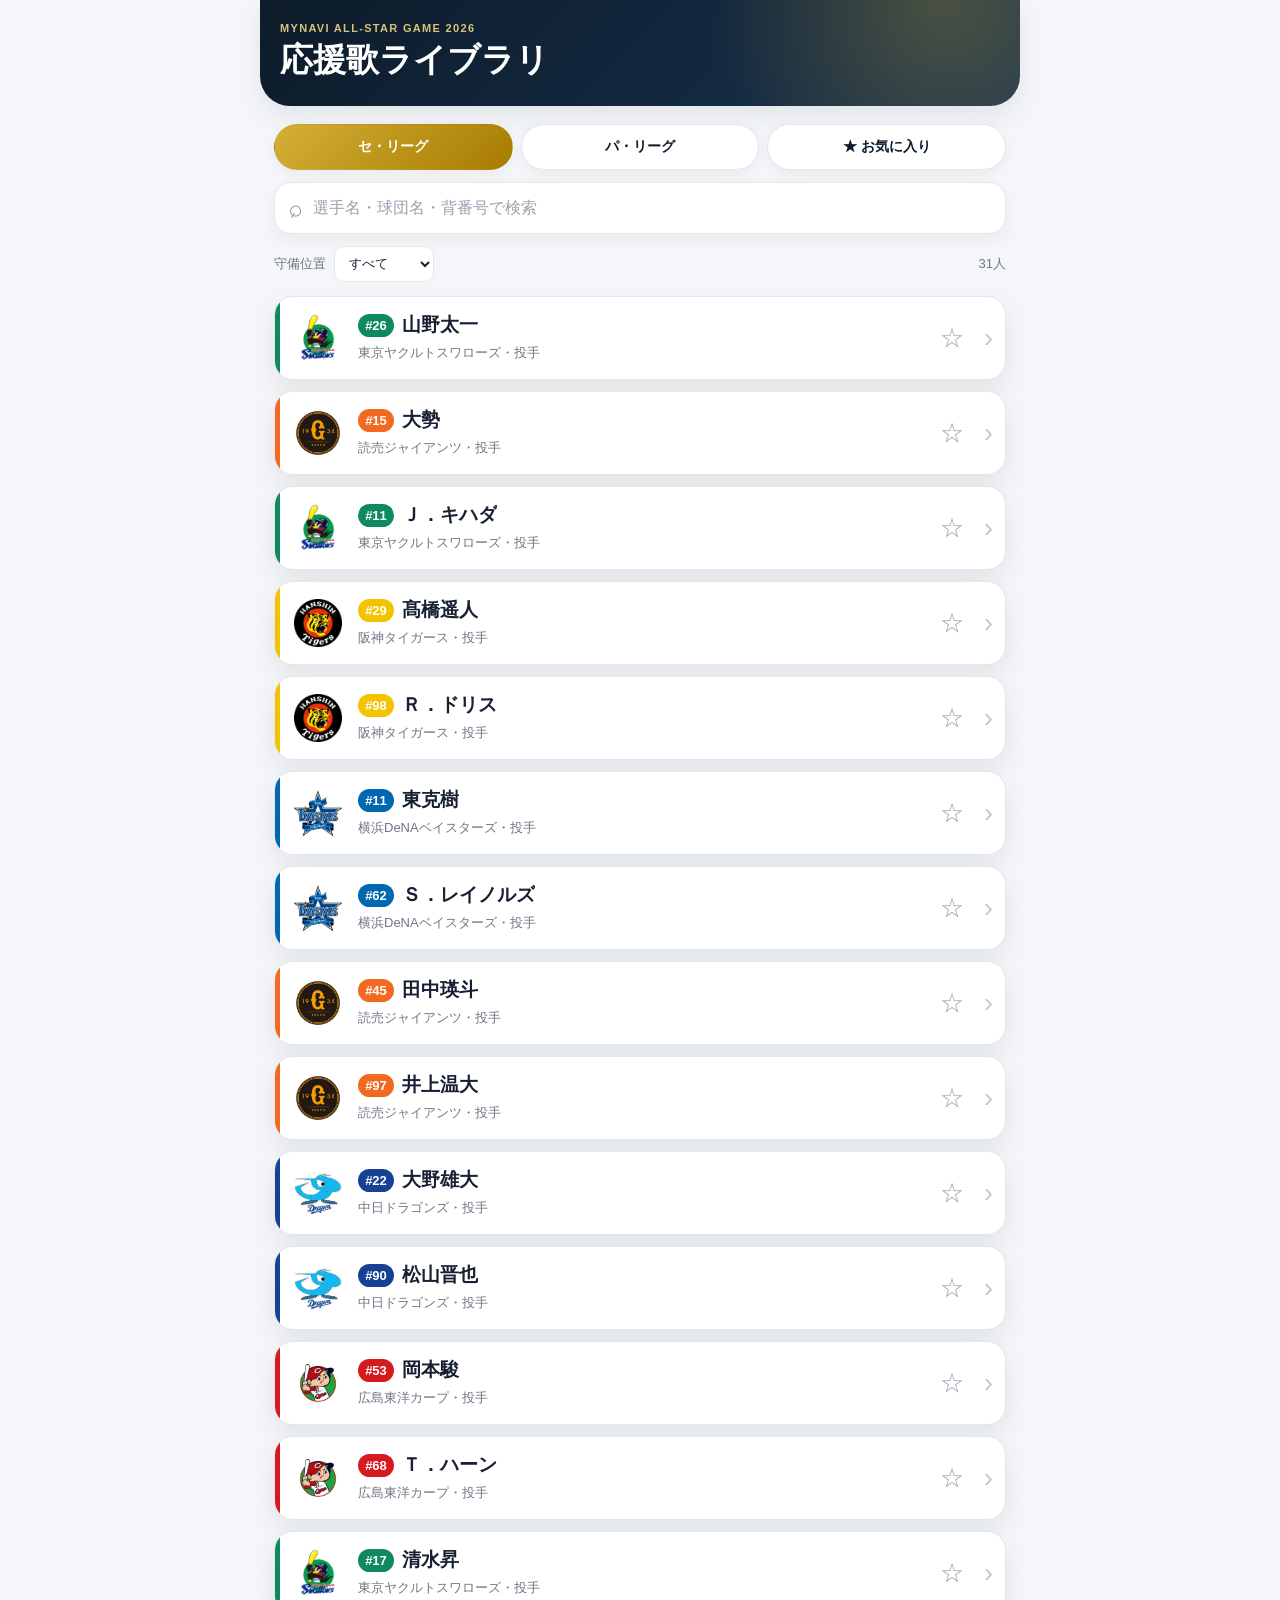
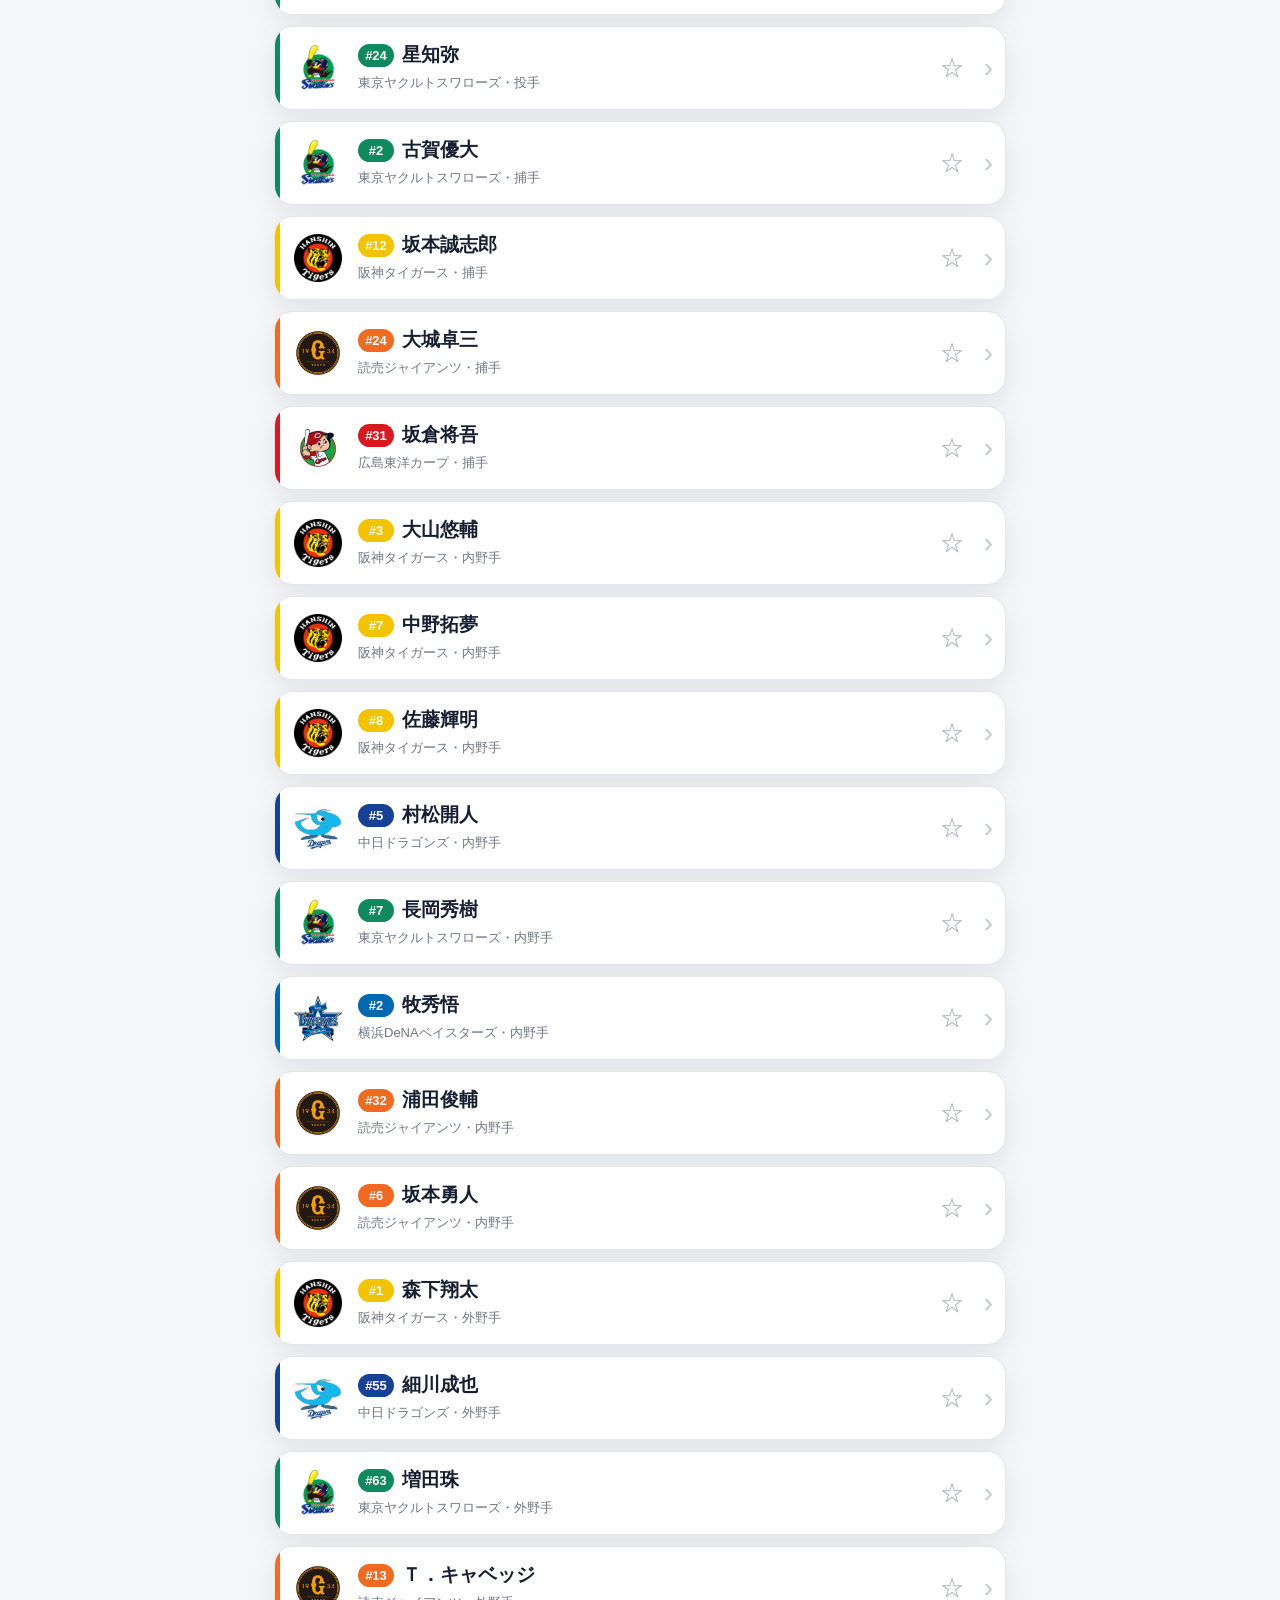
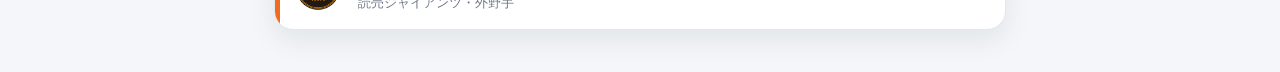
<file: index.html>
<!DOCTYPE html>
<html lang="ja">
<head>
  <meta charset="UTF-8">
  <meta name="viewport" content="width=device-width, initial-scale=1, viewport-fit=cover">
  <meta name="theme-color" content="#0d1b2a">
  <meta name="apple-mobile-web-app-capable" content="yes">
  <meta name="apple-mobile-web-app-status-bar-style" content="black-translucent">
  <meta name="apple-mobile-web-app-title" content="応援歌">
  <meta name="description" content="マイナビオールスター2026 応援歌ライブラリ">
  <title>マイナビオールスター2026 応援歌</title>

  <link rel="manifest" href="manifest.json">
  <link rel="apple-touch-icon" href="icons/icon-192.png">
  <link rel="stylesheet" href="style.css">
</head>

<body>
  <div id="app">
    <header class="header">
      <div class="headerInner">
        <div>
          <p class="eyebrow">MYNAVI ALL-STAR GAME 2026</p>
          <h1>応援歌ライブラリ</h1>
        </div>

        <button id="installButton" class="installButton" type="button" hidden>
          ホーム画面に追加
        </button>
      </div>
    </header>

    <main class="main">
      <section class="controls" aria-label="表示条件">
        <div class="leagueTabs" role="tablist" aria-label="リーグ">
          <button class="leagueTab active" data-mode="セ" role="tab" aria-selected="true">
            セ・リーグ
          </button>
          <button class="leagueTab" data-mode="パ" role="tab" aria-selected="false">
            パ・リーグ
          </button>
          <button class="leagueTab favoriteTab" data-mode="お気に入り" role="tab" aria-selected="false">
            ★ お気に入り
          </button>
        </div>

        <label class="searchBox">
          <span class="searchIcon" aria-hidden="true">⌕</span>
          <input
            id="searchInput"
            type="search"
            autocomplete="off"
            inputmode="search"
            placeholder="選手名・球団名・背番号で検索"
            aria-label="選手名・球団名・背番号で検索">
          <button id="clearSearchButton" class="clearSearchButton" type="button" aria-label="検索を消去" hidden>
            ×
          </button>
        </label>

        <div class="subControls">
          <label class="positionFilterLabel">
            <span>守備位置</span>
            <select id="positionFilter" aria-label="守備位置で絞り込み">
              <option value="">すべて</option>
              <option value="投手">投手</option>
              <option value="捕手">捕手</option>
              <option value="内野手">内野手</option>
              <option value="外野手">外野手</option>
              <option value="DH">DH</option>
            </select>
          </label>

          <p id="resultCount" class="resultCount"></p>
        </div>
      </section>

      <section id="playerList" class="playerList" aria-live="polite"></section>
    </main>
  </div>

  <div id="overlay" class="overlay" hidden></div>

  <section
    id="bottomSheet"
    class="bottomSheet"
    role="dialog"
    aria-modal="true"
    aria-labelledby="sheetName"
    hidden>
    <div id="sheetHandle" class="sheetHandle" aria-hidden="true"></div>

    <div class="sheetTop">
      <div class="sheetIdentity">
        <div id="sheetNumber" class="sheetNumber"></div>
        <div>
          <h2 id="sheetName"></h2>
          <p id="sheetTeam"></p>
        </div>
      </div>

      <button id="closeButton" class="iconButton closeButton" type="button" aria-label="閉じる">
        ×
      </button>
    </div>

    <div class="sheetActions">
      <button id="sheetFavoriteButton" class="actionButton favoriteAction" type="button">
        ☆ お気に入り
      </button>

      <button id="copyButton" class="actionButton" type="button">
        歌詞をコピー
      </button>
    </div>

    <div class="fontControl">
      <label for="fontSizeSlider">歌詞サイズ</label>
      <input id="fontSizeSlider" type="range" min="18" max="36" step="1" value="24">
      <output id="fontSizeValue" for="fontSizeSlider">24px</output>
    </div>

    <article class="lyricsPanel">
      <div id="lyrics" class="lyrics"></div>
      <div id="noLyricsMessage" class="noLyricsMessage" hidden>
        この選手の応援歌はまだ登録されていません。
      </div>

      <hr>

      <div id="furigana" class="furigana"></div>
    </article>

    <nav class="sheetNavigation" aria-label="前後の選手">
      <button id="previousButton" type="button">← 前の選手</button>
      <button id="nextButton" type="button">次の選手 →</button>
    </nav>
  </section>

  <div id="toast" class="toast" role="status" aria-live="polite"></div>

  <template id="playerCardTemplate">
    <article class="playerCard" tabindex="0">
      <div class="teamAccent" aria-hidden="true"></div>

      <div class="logoArea">
        <img class="teamLogo" src="" alt="">
      </div>

      <div class="playerInfo">
        <div class="nameRow">
          <span class="numberBadge"></span>
          <h2 class="playerName"></h2>
        </div>
        <p class="playerMeta"></p>
      </div>

      <button class="cardFavorite" type="button" aria-label="お気に入りに追加">
        ☆
      </button>

      <span class="arrow" aria-hidden="true">›</span>
    </article>
  </template>

  <script src="data.js"></script>
  <script src="songs.js"></script>
  <script src="script.js"></script>
</body>
</html>
</file>
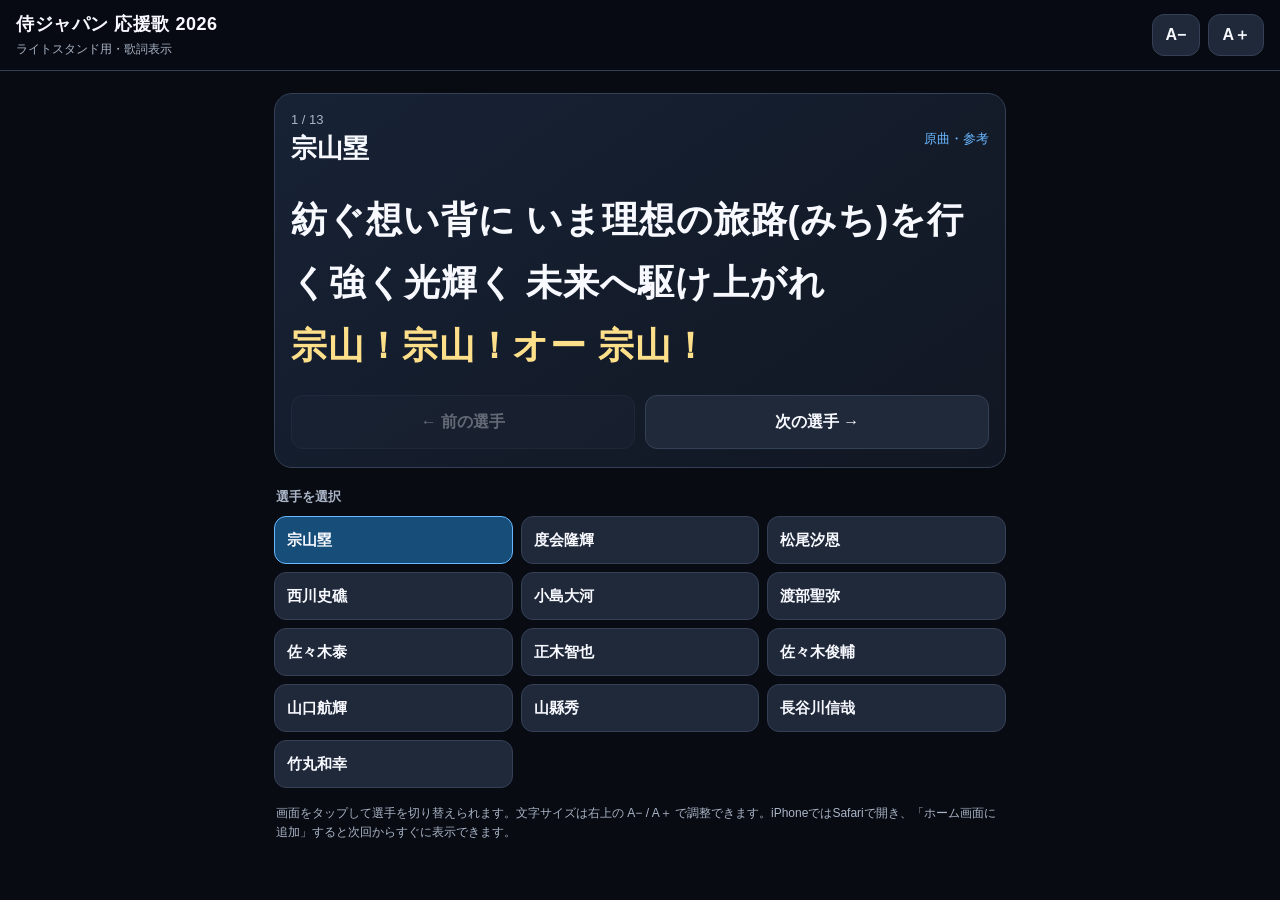
<file: samurai_japan_cheers_2026.html>
<!DOCTYPE html>
<html lang="ja">
<head>
<meta charset="UTF-8">
<meta name="viewport" content="width=device-width, initial-scale=1, viewport-fit=cover">
<meta name="theme-color" content="#080b12">
<title>侍ジャパン 応援歌 2026</title>
<style>
:root {
  color-scheme: dark;
  --bg: #080b12;
  --panel: #151b27;
  --panel2: #20293a;
  --text: #f7f9ff;
  --muted: #aab5c7;
  --accent: #69b7ff;
  --line: #344055;
}
* { box-sizing: border-box; }
html { background: var(--bg); }
body {
  margin: 0; padding: 0;
  background: var(--bg); color: var(--text);
  font-family: -apple-system, BlinkMacSystemFont, "Hiragino Kaku Gothic ProN",
    "Yu Gothic", Meiryo, sans-serif;
  -webkit-tap-highlight-color: transparent;
}
header {
  position: sticky; top: 0; z-index: 5;
  padding: max(12px, env(safe-area-inset-top)) 16px 12px;
  background: rgba(8,11,18,.96);
  border-bottom: 1px solid var(--line);
}
.topline { display:flex; align-items:center; justify-content:space-between; gap:10px; }
h1 { margin:0; font-size:18px; letter-spacing:.03em; }
.sub { color:var(--muted); font-size:12px; margin-top:5px; }
.controls { display:flex; align-items:center; gap:8px; }
button {
  color:var(--text); background:var(--panel2); border:1px solid var(--line);
  border-radius:12px; min-height:42px; padding:8px 13px;
  font:inherit; font-weight:700; cursor:pointer;
}
button:active { transform:scale(.97); }
button:focus-visible, a:focus-visible { outline:3px solid var(--accent); outline-offset:2px; }
main { max-width:760px; margin:0 auto; padding:14px 14px calc(24px + env(safe-area-inset-bottom)); }
.player {
  background:linear-gradient(145deg, #172235, #111722);
  border:1px solid var(--line); border-radius:18px; padding:18px 16px;
  min-height:300px; display:flex; flex-direction:column;
}
.player-head { display:flex; align-items:center; justify-content:space-between; gap:12px; }
.count { color:var(--muted); font-size:13px; font-variant-numeric:tabular-nums; }
.player h2 { font-size:26px; margin:4px 0 0; }
.source { color:var(--accent); font-size:13px; text-decoration:none; white-space:nowrap; }
.lyrics {
  margin:22px 0 18px; font-size:clamp(25px, 7vw, 36px);
  line-height:1.75; font-weight:800; letter-spacing:.025em;
  overflow-wrap:anywhere; white-space:pre-line;
}
.lyrics .section { display:block; color:#8fcaff; font-size:.68em; margin:12px 0 2px; }
.lyrics .chant { display:block; color:#ffe08a; }
.nav { display:grid; grid-template-columns:1fr 1fr; gap:10px; margin-top:auto; }
.nav button { min-height:54px; font-size:16px; }
.nav button:disabled { opacity:.35; }
.selector-title { margin:20px 2px 10px; color:var(--muted); font-size:13px; font-weight:700; }
.roster { display:grid; grid-template-columns:repeat(2, minmax(0,1fr)); gap:8px; }
.roster button { min-height:48px; text-align:left; padding:10px 12px; font-size:15px; }
.roster button.active { background:#164d79; border-color:#69b7ff; }
.footer-note { color:var(--muted); font-size:12px; line-height:1.6; margin:16px 2px 0; }
@media (min-width:600px) {
  main { padding-top:22px; }
  .roster { grid-template-columns:repeat(3, minmax(0,1fr)); }
}
</style>
</head>
<body>
<header>
  <div class="topline">
    <div>
      <h1>侍ジャパン 応援歌 2026</h1>
      <div class="sub">ライトスタンド用・歌詞表示</div>
    </div>
    <div class="controls" aria-label="文字サイズ">
      <button id="smaller" type="button" aria-label="文字を小さく">A−</button>
      <button id="larger" type="button" aria-label="文字を大きく">A＋</button>
    </div>
  </div>
</header>
<main>
  <section class="player" aria-live="polite">
    <div class="player-head">
      <div>
        <div class="count" id="count">1 / 13</div>
        <h2 id="playerName">宗山塁</h2>
      </div>
      <a class="source" id="sourceLink" href="https://ouenka-shu.com/rui_muneyama_eagles/" target="_blank" rel="noopener">原曲・参考</a>
    </div>
    <div class="lyrics" id="lyrics"></div>
    <div class="nav">
      <button id="prev" type="button">← 前の選手</button>
      <button id="next" type="button">次の選手 →</button>
    </div>
  </section>

  <div class="selector-title">選手を選択</div>
  <nav class="roster" id="roster" aria-label="選手一覧"></nav>
  <p class="footer-note">画面をタップして選手を切り替えられます。文字サイズは右上の A− / A＋ で調整できます。iPhoneではSafariで開き、「ホーム画面に追加」すると次回からすぐに表示できます。</p>
</main>
<script>
const players = [
  { name:"宗山塁", url:"https://ouenka-shu.com/rui_muneyama_eagles/", lyrics:[
    "紡ぐ想い背に いま理想の旅路(みち)を行く",
    "強く光輝く 未来へ駆け上がれ",
    "宗山！宗山！オー 宗山！"
  ]},
  { name:"度会隆輝", url:"https://ouenka-shu.com/ryuki_watarai_baystars/", lyrics:[
    "煌めくこの空に 夢の軌道描け",
    "今この歓声 打てよ 勝利のために",
    "かっとばせー！りゅうき！"
  ]},
  { name:"松尾汐恩", url:"https://ouenka-shu.com/shion_matsuo_baystars/", lyrics:[
    "覚悟を決めて振りぬけ 打球が風を切り裂き",
    "夢運ぶ 打てよ勝利への一打",
    "かっとばせー！しおん！"
  ]},
  { name:"西川史礁", url:"https://ouenka-shu.com/mishou_nishikawa_lotte/", lyrics:[
    "さあゆけ西川史礁 オーオオー",
    "気迫見せろ この声背に 今立ち向かえ",
    "闘え西川史礁 オーオオー",
    "打ち放たれたその一打は ここに勝利呼び込む",
    "西川ヒット！× 3"
  ]},
  { name:"小島大河", url:"https://ouenka-shu.com/taiga_kojima_lions/", lyrics:[
    "扇を治め行け 流れ捌け操れ",
    "軌跡刻めそのスイングで 明日を拓け",
    "※トランペット有り→アカペラ繰り返し"
  ]},
  { name:"渡部聖弥", url:"https://ouenka-shu.com/seiya_watanabe_lions/", lyrics:[
    "[前奏]",
    "運命(さだめ)の一撃 歓喜の一打",
    "せいや！",
    "",
    "[本編]",
    "さあ立ち上がれ今 スタンド舞い上がる",
    "弾丸で切り裂く 歓喜の一打",
    "かっとばせー！せいや！"
  ]},
  { name:"佐々木泰", url:"https://ouenka-shu.com/tai_sasaki_carp/", lyrics:[
    "最高の舞台で 燦然(さんぜん)と光る",
    "君は我らのステラ 大志を持ち挑め",
    "かっとばせー！ささき！"
  ]},
  { name:"正木智也", url:"https://ouenka-shu.com/tomoya_masaki_hawks/", lyrics:[
    "狙い研ぎ澄まし 殊勲の一打を",
    "高らかに放て 正木の一振りで",
    "かっとばせー！まさき！"
  ]},
  { name:"佐々木俊輔", url:"https://ouenka-shu.com/shunsuke_sasaki_giants/", lyrics:[
    "高みを目指しどこまでも 勝利に向かって走れ",
    "佐々木今だ打てよ 誇りを胸に",
    "かっとばせー ささき"
  ]},
  { name:"山口航輝", url:"https://ouenka-shu.com/kouki_yamaguchi_lotte/", lyrics:[
    "ラララ…山口 オオオ × 2",
    "ヤマグッチ ヤマグッチ",
    "ラララ…",
    "ヤマグッチ ヤマグッチ",
    "ラララ…"
  ]},
  { name:"山縣秀", url:"https://ouenka-shu.com/shu_yamagata_fighters/", lyrics:[
    "フィールドで舞う 華麗な旋律",
    "響け未来へと 行けガタシュウ",
    "かっとばせー！やまがた！"
  ]},
  { name:"長谷川信哉", url:"https://ouenka-shu.com/shinya_hasegawa_lions/", lyrics:[
    "爽やかに⾵切る ⻘炎を⼒に変える",
    "終わりのない冒険へ挑め （吠えろ！） ⻑⾕川",
    "かっとばせー！はせがわ！"
  ]},
  { name:"竹丸和幸", url:"https://ouenka-shu.com/kazuyuki_takemaru_giants/", lyrics:[
    "左腕をしならせて 投げ込め鮮やかに",
    "揺るがぬ想いで 星を掴め",
    "GoGo Let's Go たけまる"
  ]}
];
let current = 0;
let fontSize = 1;
const $ = id => document.getElementById(id);

function render() {
  const p = players[current];
  $("count").textContent = `${current + 1} / ${players.length}`;
  $("playerName").textContent = p.name;
  $("sourceLink").href = p.url;
  $("lyrics").innerHTML = "";
  p.lyrics.forEach(line => {
    const span = document.createElement("span");
    if (line === "[前奏]" || line === "[本編]") {
      span.className = "section";
      span.textContent = line;
    } else if (line.startsWith("かっとばせ") || line.startsWith("GoGo") ||
               line.startsWith("宗山！") || line.startsWith("西川ヒット") ||
               line.startsWith("ヤマグッチ")) {
      span.className = "chant";
      span.textContent = line;
    } else {
      span.textContent = line || "\u00a0";
    }
    $("lyrics").appendChild(span);
  });
  $("lyrics").style.fontSize = `calc(clamp(25px, 7vw, 36px) * ${fontSize})`;
  $("prev").disabled = current === 0;
  $("next").disabled = current === players.length - 1;
  document.querySelectorAll(".roster button").forEach((b, i) => {
    b.classList.toggle("active", i === current);
    b.setAttribute("aria-current", i === current ? "true" : "false");
  });
}
function selectPlayer(i) {
  current = Math.max(0, Math.min(players.length - 1, i));
  render();
  window.scrollTo({ top: 0, behavior: "smooth" });
}
players.forEach((p, i) => {
  const b = document.createElement("button");
  b.type = "button";
  b.textContent = p.name;
  b.addEventListener("click", () => selectPlayer(i));
  $("roster").appendChild(b);
});
$("prev").addEventListener("click", () => selectPlayer(current - 1));
$("next").addEventListener("click", () => selectPlayer(current + 1));
$("smaller").addEventListener("click", () => { fontSize = Math.max(.8, fontSize - .1); render(); });
$("larger").addEventListener("click", () => { fontSize = Math.min(1.6, fontSize + .1); render(); });
render();
</script>
</body>
</html>
</file>
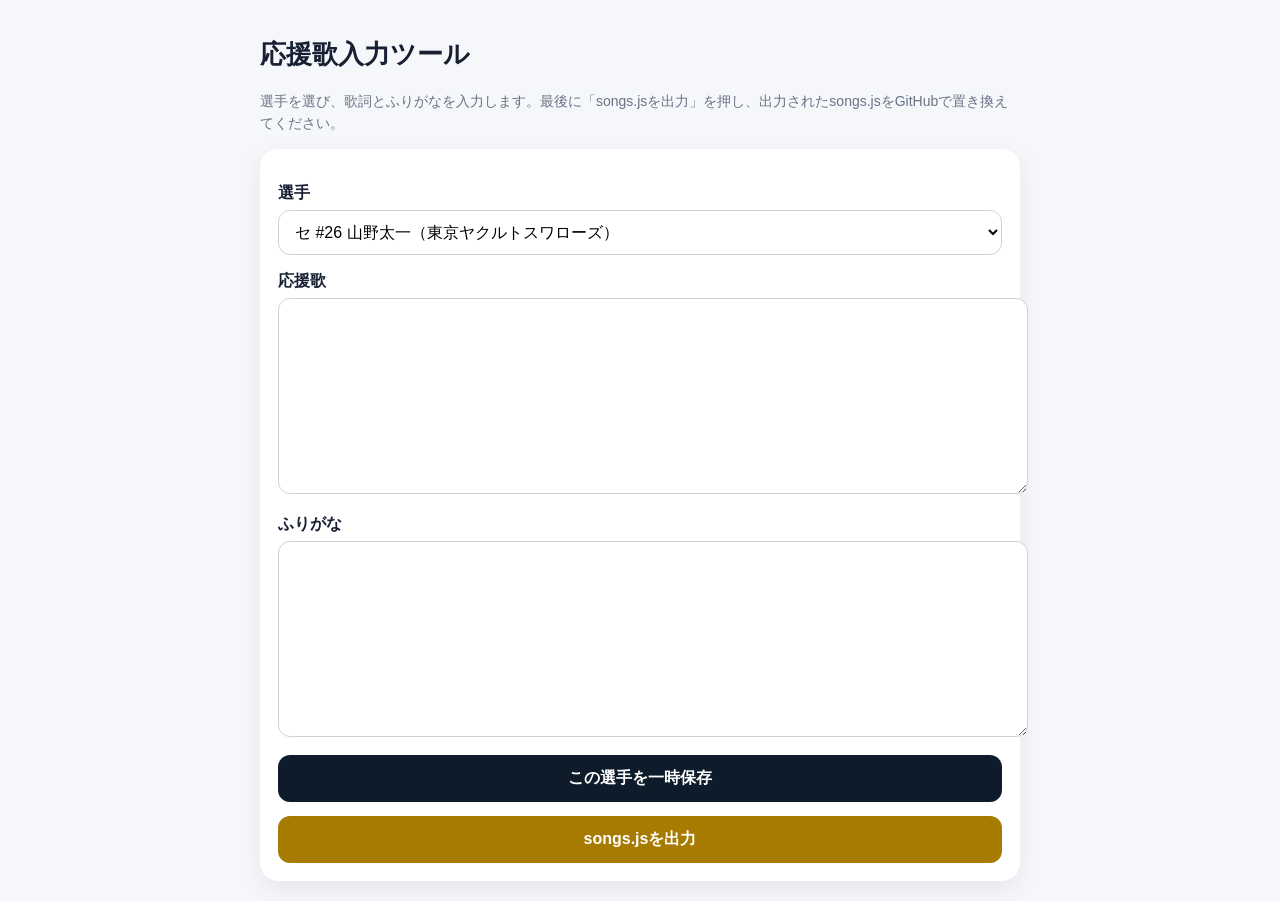
<file: song-input.html>
<!DOCTYPE html>
<html lang="ja"><head><meta charset="UTF-8"><meta name="viewport" content="width=device-width,initial-scale=1">
<title>応援歌入力ツール</title>
<style>
body{font-family:-apple-system,BlinkMacSystemFont,"Yu Gothic",sans-serif;max-width:760px;margin:auto;padding:20px;background:#f5f7fa;color:#172033}
h1{font-size:26px}label{display:block;margin:16px 0 6px;font-weight:700}select,textarea,button{width:100%;font:inherit}
select,textarea{border:1px solid #ccd2da;border-radius:12px;padding:12px;background:white}textarea{min-height:170px;line-height:1.7}
button{margin-top:14px;padding:13px;border:0;border-radius:12px;background:#0d1b2a;color:white;font-weight:800}.secondary{background:#a77b00}
.card{background:white;border-radius:18px;padding:18px;box-shadow:0 8px 24px rgba(0,0,0,.07)}.note{color:#697386;font-size:14px;line-height:1.6}
</style></head><body>
<h1>応援歌入力ツール</h1>
<p class="note">選手を選び、歌詞とふりがなを入力します。最後に「songs.jsを出力」を押し、出力されたsongs.jsをGitHubで置き換えてください。</p>
<div class="card">
<label for="playerSelect">選手</label><select id="playerSelect"></select>
<label for="songInput">応援歌</label><textarea id="songInput"></textarea>
<label for="furiganaInput">ふりがな</label><textarea id="furiganaInput"></textarea>
<button id="savePlayer" type="button">この選手を一時保存</button>
<button id="exportFile" class="secondary" type="button">songs.jsを出力</button>
</div>
<script src="data.js"></script><script src="songs.js"></script>
<script>
const select=document.getElementById("playerSelect"),songInput=document.getElementById("songInput"),furiganaInput=document.getElementById("furiganaInput");
const working=JSON.parse(JSON.stringify(songs));
players.forEach(player=>{const option=document.createElement("option");option.value=player.name;option.textContent=`${player.league} #${player.number} ${player.name}（${player.team}）`;select.appendChild(option);});
function loadPlayer(){const v=working[select.value]||{song:"",songFurigana:""};songInput.value=v.song;furiganaInput.value=v.songFurigana;}
function saveCurrent(){working[select.value]={song:songInput.value,songFurigana:furiganaInput.value};}
select.addEventListener("change",loadPlayer);
document.getElementById("savePlayer").addEventListener("click",()=>{saveCurrent();alert("一時保存しました");});
document.getElementById("exportFile").addEventListener("click",()=>{saveCurrent();const esc=v=>v.replace(/`/g,"\\`").replace(/\$\{/g,"\\${");
const entries=Object.entries(working).filter(([,v])=>v.song||v.songFurigana).map(([name,v])=>`  ${JSON.stringify(name)}: {\n    song: \`${esc(v.song)}\`,\n    songFurigana: \`${esc(v.songFurigana)}\`\n  }`).join(",\n\n");
const output=`// 応援歌データ\nconst songs = {\n${entries}\n};\n`;const blob=new Blob([output],{type:"text/javascript;charset=utf-8"});const url=URL.createObjectURL(blob);const a=document.createElement("a");a.href=url;a.download="songs.js";a.click();URL.revokeObjectURL(url);});
loadPlayer();
</script></body></html>
</file>
<file: style.css>
:root{
  --navy:#0d1b2a;
  --navy-2:#17324e;
  --gold:#d4af37;
  --gold-dark:#a77b00;
  --bg:#f4f6f9;
  --card:#ffffff;
  --text:#172033;
  --sub:#6f7785;
  --border:#e3e7ed;
  --overlay:rgba(4,10,20,.58);
  --shadow:0 10px 28px rgba(15,23,42,.08);
  --lyrics-size:24px;
}

*{box-sizing:border-box}

html{
  min-height:100%;
  scroll-behavior:smooth;
  -webkit-text-size-adjust:100%;
}

body{
  min-height:100%;
  margin:0;
  color:var(--text);
  background:var(--bg);
  font-family:-apple-system,BlinkMacSystemFont,"Helvetica Neue","Yu Gothic UI","Yu Gothic",sans-serif;
  -webkit-font-smoothing:antialiased;
}

button,input,select{font:inherit}
button{-webkit-tap-highlight-color:transparent}
button:focus-visible,input:focus-visible,select:focus-visible{
  outline:3px solid rgba(212,175,55,.48);
  outline-offset:2px;
}

#app{
  width:min(100%,760px);
  margin:0 auto;
  padding-bottom:calc(42px + env(safe-area-inset-bottom));
}

.header{
  color:white;
  background:
    radial-gradient(circle at 90% 0,rgba(212,175,55,.28),transparent 34%),
    linear-gradient(135deg,var(--navy),var(--navy-2));
  border-radius:0 0 30px 30px;
  box-shadow:var(--shadow);
}

.headerInner{
  display:flex;
  align-items:center;
  justify-content:space-between;
  gap:14px;
  padding:calc(22px + env(safe-area-inset-top)) 20px 26px;
}

.eyebrow{
  margin:0 0 6px;
  color:#d8c27c;
  font-size:11px;
  font-weight:800;
  letter-spacing:.12em;
}

.header h1{
  margin:0;
  font-size:clamp(24px,6vw,33px);
  line-height:1.2;
}

.installButton{
  flex:0 0 auto;
  border:1px solid rgba(255,255,255,.32);
  border-radius:999px;
  padding:9px 12px;
  color:white;
  background:rgba(255,255,255,.1);
  font-size:12px;
  font-weight:700;
}

.main{padding:18px 14px 0}

.controls{
  display:grid;
  gap:12px;
  margin-bottom:14px;
}

.leagueTabs{
  display:grid;
  grid-template-columns:repeat(3,1fr);
  gap:8px;
}

.leagueTab{
  min-height:46px;
  border:1px solid var(--border);
  border-radius:999px;
  color:var(--navy);
  background:var(--card);
  font-size:14px;
  font-weight:800;
  box-shadow:0 4px 14px rgba(15,23,42,.05);
}

.leagueTab.active{
  color:white;
  border-color:transparent;
  background:linear-gradient(135deg,var(--gold),var(--gold-dark));
}

.searchBox{
  display:flex;
  align-items:center;
  gap:9px;
  min-height:52px;
  padding:0 13px;
  border:1px solid var(--border);
  border-radius:17px;
  background:var(--card);
  box-shadow:0 5px 18px rgba(15,23,42,.055);
}

.searchIcon{
  color:#8d96a4;
  font-size:24px;
  transform:rotate(-15deg);
}

#searchInput{
  flex:1;
  min-width:0;
  height:48px;
  border:0;
  outline:0;
  color:var(--text);
  background:transparent;
  font-size:16px;
}

#searchInput::placeholder{color:#9aa2af}

.clearSearchButton{
  width:30px;
  height:30px;
  border:0;
  border-radius:50%;
  color:var(--sub);
  background:rgba(127,127,127,.12);
  font-size:20px;
  line-height:1;
}

.subControls{
  display:flex;
  align-items:center;
  justify-content:space-between;
  gap:10px;
}

.positionFilterLabel{
  display:flex;
  align-items:center;
  gap:8px;
  color:var(--sub);
  font-size:13px;
}

#positionFilter{
  min-height:36px;
  border:1px solid var(--border);
  border-radius:10px;
  padding:0 29px 0 10px;
  color:var(--text);
  background:var(--card);
}

.resultCount{
  margin:0;
  color:var(--sub);
  font-size:13px;
}

.playerList{
  display:grid;
  gap:11px;
}

.playerCard{
  position:relative;
  display:flex;
  align-items:center;
  gap:13px;
  min-height:84px;
  padding:13px 12px 13px 16px;
  overflow:hidden;
  border:1px solid var(--border);
  border-radius:19px;
  background:var(--card);
  box-shadow:var(--shadow);
  cursor:pointer;
  transition:transform .16s ease,box-shadow .16s ease;
}

.playerCard:active{transform:scale(.986)}

.teamAccent{
  position:absolute;
  inset:0 auto 0 0;
  width:5px;
  background:var(--team-color,var(--gold));
}

.logoArea{
  flex:0 0 auto;
  display:grid;
  place-items:center;
  width:54px;
  height:54px;
}

.logoArea:empty{display:none}

.teamLogo{
  width:48px;
  height:48px;
  object-fit:contain;
}

.playerInfo{
  flex:1;
  min-width:0;
}

.nameRow{
  display:flex;
  align-items:center;
  gap:8px;
  min-width:0;
}

.numberBadge{
  flex:0 0 auto;
  min-width:36px;
  padding:4px 7px;
  border-radius:999px;
  color:white;
  background:var(--team-color,var(--navy));
  font-size:13px;
  font-weight:900;
  text-align:center;
}

.playerName{
  min-width:0;
  margin:0;
  overflow:hidden;
  color:var(--text);
  font-size:19px;
  line-height:1.3;
  text-overflow:ellipsis;
  white-space:nowrap;
}

.playerMeta{
  margin:6px 0 0;
  color:var(--sub);
  font-size:13px;
}

.cardFavorite{
  flex:0 0 38px;
  width:38px;
  height:38px;
  border:0;
  border-radius:50%;
  color:#a4abb5;
  background:transparent;
  font-size:24px;
}

.cardFavorite.isFavorite{color:#d2a300}

.arrow{
  flex:0 0 auto;
  color:#c3c9d1;
  font-size:28px;
}

.emptyState{
  padding:58px 20px;
  color:var(--sub);
  text-align:center;
}

.overlay{
  position:fixed;
  inset:0;
  z-index:90;
  opacity:0;
  background:var(--overlay);
  transition:opacity .22s ease;
}

.overlay.show{opacity:1}

.bottomSheet{
  position:fixed;
  left:50%;
  bottom:0;
  z-index:100;
  width:min(100%,760px);
  max-height:92dvh;
  padding:10px 18px calc(20px + env(safe-area-inset-bottom));
  overflow:auto;
  color:var(--text);
  background:var(--card);
  border-radius:28px 28px 0 0;
  box-shadow:0 -18px 46px rgba(0,0,0,.2);
  transform:translate(-50%,105%);
  transition:transform .28s cubic-bezier(.22,.82,.3,1);
  will-change:transform;
}

.bottomSheet.show{transform:translate(-50%,0)}

.sheetHandle{
  width:48px;
  height:5px;
  margin:2px auto 18px;
  border-radius:999px;
  background:#c5cbd3;
  touch-action:none;
}

.sheetTop{
  display:flex;
  align-items:flex-start;
  justify-content:space-between;
  gap:12px;
}

.sheetIdentity{
  display:flex;
  align-items:center;
  gap:12px;
}

.sheetNumber{
  display:grid;
  place-items:center;
  min-width:48px;
  height:48px;
  padding:0 10px;
  border-radius:15px;
  color:white;
  background:var(--team-color,var(--navy));
  font-size:18px;
  font-weight:900;
}

.sheetTop h2{
  margin:0;
  font-size:27px;
  line-height:1.2;
}

.sheetTop p{
  margin:5px 0 0;
  color:var(--sub);
  font-size:14px;
}

.iconButton{
  width:42px;
  height:42px;
  border:0;
  border-radius:50%;
  color:var(--text);
  background:rgba(127,127,127,.12);
}

.closeButton{
  font-size:28px;
  line-height:1;
}

.sheetActions{
  display:flex;
  gap:9px;
  margin:18px 0 14px;
}

.actionButton{
  flex:1;
  min-height:42px;
  border:1px solid var(--border);
  border-radius:13px;
  color:var(--text);
  background:var(--card);
  font-size:14px;
  font-weight:800;
}

.favoriteAction{
  color:#886900;
  background:rgba(212,175,55,.16);
}

.favoriteAction.isFavorite{
  color:white;
  border-color:transparent;
  background:#c59b12;
}

.fontControl{
  display:grid;
  grid-template-columns:auto 1fr auto;
  align-items:center;
  gap:10px;
  padding:12px;
  border:1px solid var(--border);
  border-radius:14px;
  background:rgba(127,127,127,.045);
}

.fontControl label,
.fontControl output{
  color:var(--sub);
  font-size:13px;
  font-weight:700;
}

#fontSizeSlider{width:100%}

.lyricsPanel{
  margin-top:16px;
  padding:18px 17px;
  border:1px solid var(--border);
  border-radius:18px;
  background:rgba(127,127,127,.035);
}

.lyrics{
  color:var(--team-color,var(--gold-dark));
  white-space:pre-line;
  font-size:var(--lyrics-size);
  font-weight:750;
  line-height:1.85;
}

.lyrics .callLine{
  color:inherit;
  font-weight:inherit;
}

.noLyricsMessage{
  padding:20px 0;
  color:var(--sub);
  text-align:center;
}

.lyricsPanel hr{
  margin:24px 0;
  border:0;
  border-top:1px solid var(--border);
}

.furigana{
  white-space:pre-line;
  color:#8b94a3;
  font-size:14px;
  line-height:1.9;
}

.sheetNavigation{
  display:grid;
  grid-template-columns:1fr 1fr;
  gap:9px;
  margin-top:15px;
}

.sheetNavigation button{
  min-height:46px;
  border:1px solid var(--border);
  border-radius:14px;
  color:var(--text);
  background:var(--card);
  font-weight:800;
}

.sheetNavigation button:disabled{
  opacity:.38;
}

.toast{
  position:fixed;
  left:50%;
  bottom:calc(24px + env(safe-area-inset-bottom));
  z-index:200;
  max-width:calc(100% - 32px);
  padding:11px 16px;
  border-radius:999px;
  color:white;
  background:rgba(13,27,42,.93);
  box-shadow:0 8px 22px rgba(0,0,0,.22);
  opacity:0;
  pointer-events:none;
  transform:translate(-50%,18px);
  transition:.2s;
}

.toast.show{
  opacity:1;
  transform:translate(-50%,0);
}

@media (max-width:460px){
  .leagueTabs{grid-template-columns:1fr 1fr}
  .favoriteTab{grid-column:1/-1}
  .playerName{font-size:18px}
  .sheetTop h2{font-size:24px}
}

@media (prefers-color-scheme:dark){
  :root{
    --bg:#0a0f16;
    --card:#151b24;
    --text:#f3f6fa;
    --sub:#a8b0bd;
    --border:#2a3340;
    --overlay:rgba(0,0,0,.68);
    --shadow:0 10px 28px rgba(0,0,0,.25);
  }

  .leagueTab{color:#f3f6fa}
  .lyricsPanel,.fontControl{background:rgba(255,255,255,.025)}
  .toast{background:rgba(245,247,250,.94);color:#111827}
}

@media (prefers-reduced-motion:reduce){
  *{scroll-behavior:auto!important}
  .playerCard,.overlay,.bottomSheet,.toast{transition:none!important}
}
</file>
